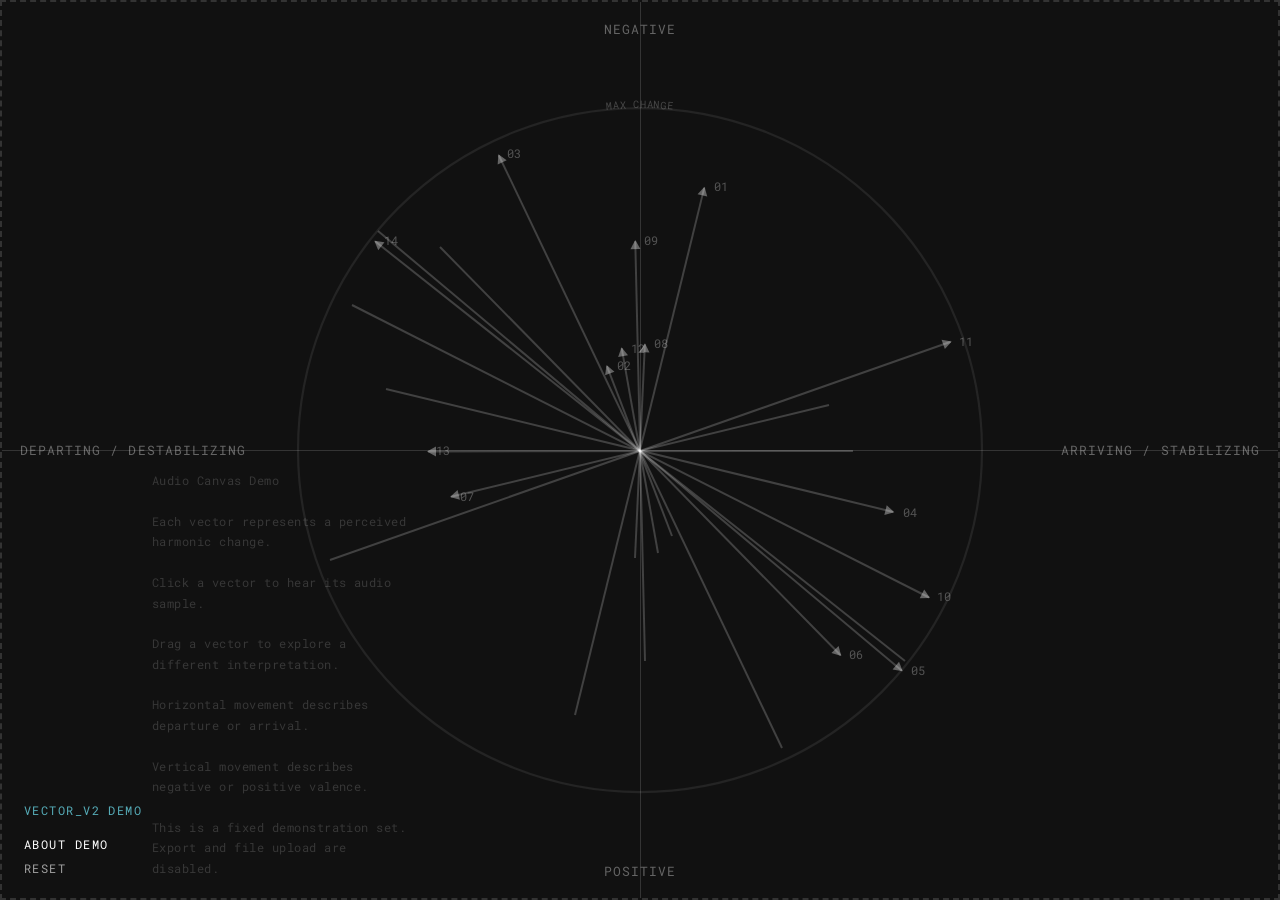
<file: audio-canvas-demo/index.html>
<!DOCTYPE html>
<html>
<head>
  <title>Audio Canvas</title>
  <link rel="stylesheet" href="style.css?v=004">
  <link rel="preconnect" href="https://fonts.googleapis.com">
  <link rel="preconnect" href="https://fonts.gstatic.com" crossorigin>

  <link href="https://fonts.googleapis.com/css2?family=Roboto+Mono:wght@300;400;500&display=swap" rel="stylesheet">
</head>

<body>

  <div id="drop-zone">

    <!-- AXES -->

    <div class="axis-label top">Light/Open/Positive</div>
    <div class="axis-label bottom">Dark/Negative</div>
    <div class="axis-label left">Stable</div>
    <div class="axis-label right">Unstable</div>

    <div class="vertical-axis"></div>
    <div class="horizontal-axis"></div>

    <!-- RELATIONSHIP LINES -->

    <svg id="vector-boundary" viewBox="0 0 100 100">
      <defs>
        <path
          id="vector-boundary-label-path"
          d="M 12 50 A 38 38 0 0 1 88 50"
        />
      </defs>

      <circle cx="50" cy="50" r="38"></circle>

      <text>
        <textPath href="#vector-boundary-label-path" startOffset="50%" text-anchor="middle">
          MAX CHANGE
        </textPath>
      </text>
    </svg>

    <svg id="connection-layer"></svg>

    <!-- INSTRUCTIONS -->

    <div id="instructions">
      <div id="instructions-content"></div>
    </div>

    <!-- UI -->

    <div id="ui-controls">
      <div id="methodology-controls">
        <div class="methodology-option selected" data-methodology="vector_v2">VECTOR_V2 DEMO</div>
      </div>

      <div id="instructions-toggle">ABOUT DEMO</div>
      <div id="reset-button">RESET</div>
    </div>
      
    <div id="vector-readout"></div>
    <div id="export-message"></div>

  </div>

  <script src="app.js?v=004"></script>

</body>
</html>
</file>
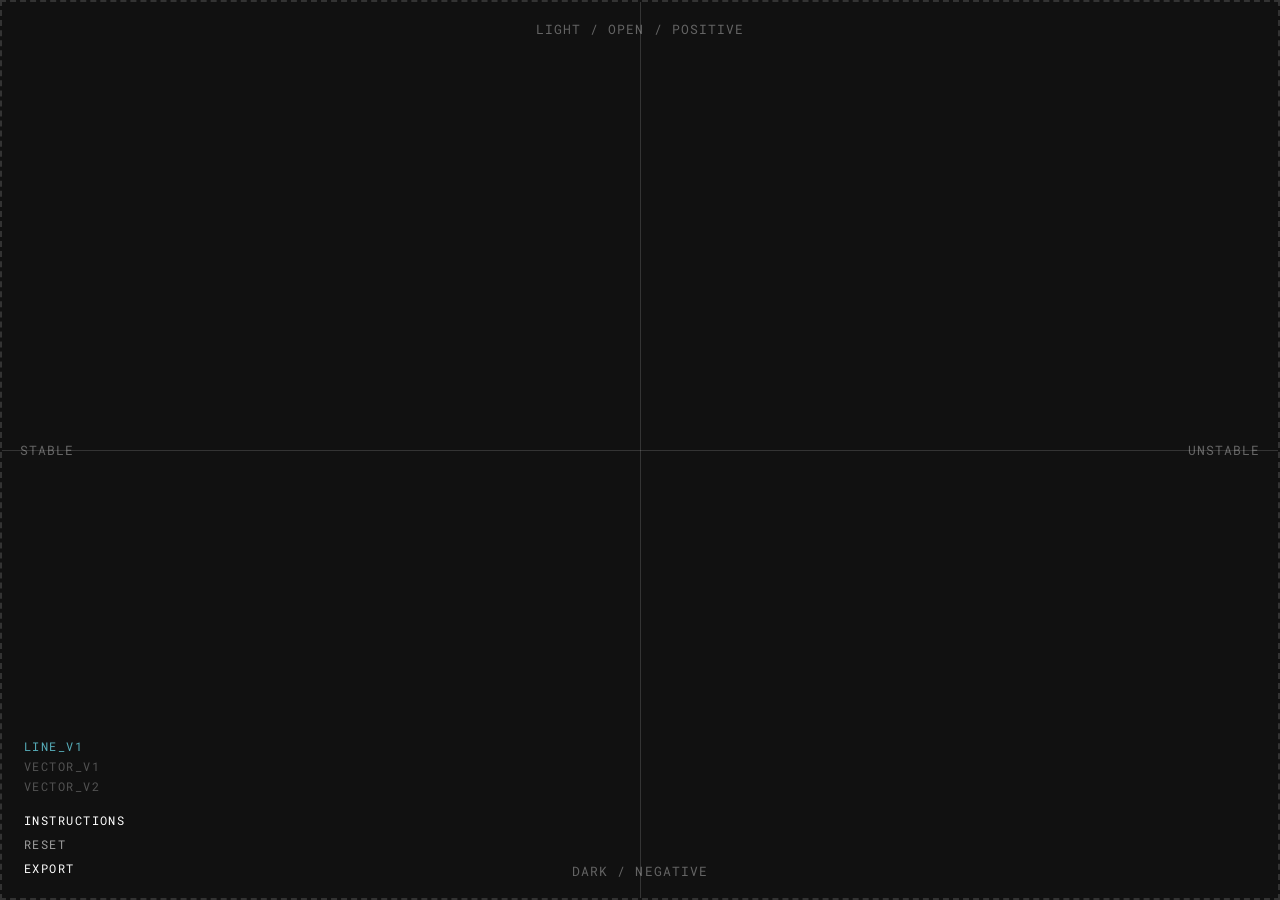
<file: audio-canvas/index.html>
<!DOCTYPE html>
<html>
<head>
  <title>Audio Canvas</title>
  <link rel="stylesheet" href="style.css?v=004">
  <link rel="preconnect" href="https://fonts.googleapis.com">
  <link rel="preconnect" href="https://fonts.gstatic.com" crossorigin>

  <link href="https://fonts.googleapis.com/css2?family=Roboto+Mono:wght@300;400;500&display=swap" rel="stylesheet">
</head>

<body>

  <div id="drop-zone">

    <!-- AXES -->

    <div class="axis-label top">Light/Open/Positive</div>
    <div class="axis-label bottom">Dark/Negative</div>
    <div class="axis-label left">Stable</div>
    <div class="axis-label right">Unstable</div>

    <div class="vertical-axis"></div>
    <div class="horizontal-axis"></div>

    <!-- RELATIONSHIP LINES -->

    <svg id="vector-boundary" viewBox="0 0 100 100">
      <defs>
        <path
          id="vector-boundary-label-path"
          d="M 12 50 A 38 38 0 0 1 88 50"
        />
      </defs>

      <circle cx="50" cy="50" r="38"></circle>

      <text>
        <textPath href="#vector-boundary-label-path" startOffset="50%" text-anchor="middle">
          MAX CHANGE
        </textPath>
      </text>
    </svg>

    <svg id="connection-layer"></svg>

    <!-- INSTRUCTIONS -->

    <div id="instructions">
      <div id="instructions-content"></div>
    </div>

    <!-- UI -->

    <div id="ui-controls">
      <div id="methodology-controls">
        <div class="methodology-option selected" data-methodology="line_v1">LINE_V1</div>
        <div class="methodology-option" data-methodology="vector_v1">VECTOR_V1</div>
        <div class="methodology-option" data-methodology="vector_v2">VECTOR_V2</div>
      </div>

      <div id="instructions-toggle">INSTRUCTIONS</div>
      <div id="reset-button">RESET</div>
      <div id="export-button">EXPORT</div>
    </div>
      
    <div id="vector-readout"></div>
    <div id="export-message"></div>

  </div>

  <script src="app.js?v=004"></script>

</body>
</html>
</file>
<file: audio-canvas-demo/style.css>
body {
  margin: 0;
  background: #111;
  color: white;
  font-family: "Roboto Mono", monospace;
  overflow: hidden;
}

#drop-zone {
  width: 100vw;
  height: 100vh;
  border: 2px dashed #333;
  box-sizing: border-box;
  position: relative;
  background: #111;
}

/* AXES */

.vertical-axis {
  position: absolute;
  left: 50%;
  top: 0;
  width: 1px;
  height: 100%;
  background: rgba(255, 255, 255, 0.15);
  pointer-events: none;
}

.horizontal-axis {
  position: absolute;
  left: 0;
  top: 50%;
  width: 100%;
  height: 1px;
  background: rgba(255, 255, 255, 0.15);
  pointer-events: none;
}

.axis-label {
  position: absolute;
  color: rgba(255, 255, 255, 0.35);
  font-size: 13px;
  letter-spacing: 0.08em;
  text-transform: uppercase;
  pointer-events: none;
  user-select: none;
}

.axis-label.top {
  top: 18px;
  left: 50%;
  transform: translateX(-50%);
}

.axis-label.bottom {
  bottom: 18px;
  left: 50%;
  transform: translateX(-50%);
}

.axis-label.left {
  left: 18px;
  top: 50%;
  transform: translateY(-50%);
}

.axis-label.right {
  right: 18px;
  top: 50%;
  transform: translateY(-50%);
}

/* AUDIO LINE SYSTEM */

.audio-line-group {
  position: absolute;
  left: 0;
  top: 0;
  z-index: 10;
}

.audio-line {
  position: absolute;
  height: 2px;
  background: rgba(255, 255, 255, 0.2);
  transform-origin: 0 50%;
  pointer-events: none;
}

.handle {
  position: absolute;
  width: 8px;
  height: 8px;
  margin-left: -4px;
  margin-top: -4px;
  border-radius: 999px;
  background: rgba(255, 255, 255, 0.5);
  cursor: crosshair;
}

.handle:active {
  cursor: crosshair;
}

.point-label {
  position: absolute;
  color: rgba(255, 255, 255, 0.45);
  font-size: 12px;
  pointer-events: none;
}

/* CENTER CONTENT */

.center-group {
  position: absolute;

  display: flex;
  align-items: center;
  justify-content: center;

  gap: 6px;

  transform: translate(-50%, -50%);
}

.play-button {
  position: relative;

  border: none;
  background: transparent;

  color: white;

  cursor: pointer;

  font-size: 18px;
  line-height: 1;

  padding: 0;
}

.audio-label {
  position: relative;

  white-space: nowrap;

  color: rgba(255, 255, 255, 0.28);

  font-size: 12px;

  pointer-events: none;
}

* {
  user-select: none;
}

.audio-line {
  pointer-events: auto;
  cursor: crosshair;
}

.audio-line-group.is-playing .audio-line {
  background: rgba(255, 255, 255, 0.9);
  cursor: crosshair;
}


.audio-line-group.is-playing .handle {
  background: rgba(255, 255, 255, 0.9);
  cursor: crosshair;
}

#connection-layer {
  position: absolute;
  inset: 0;
  width: 100%;
  height: 100%;
  pointer-events: none;
  z-index: 2;
}

.connection-line {
  stroke: rgba(255, 255, 255, 0.08);
  stroke-width: 1;
  stroke-dasharray: 3 6;
}

#instructions {
  position: absolute;

  left: 150px;
  bottom: 20px;

  width: 260px;

  color: rgba(255, 255, 255, 0.16);

  font-size: 12px;
  line-height: 1.7;

  letter-spacing: 0.04em;

  z-index: 1;

  pointer-events: none;
  display: none;
}

#instructions p {
  margin: 0 0 10px 0;
}

#instructions.visible {
  display: block;
}

.audio-line-group.is-selected .audio-line {
  background: #56acb8;
}

.audio-line-group.is-selected .handle {
  background: #56acb8;
}

.audio-line-group.is-selected .point-label {
  color: #56acb8;
}

.audio-line-group.is-selected .audio-label {
  color: rgba(86, 172, 184, 0.7);
}

.motion-dot {
  position: absolute;
  width: 6px;
  height: 6px;
  margin-left: -3px;
  margin-top: -3px;
  border-radius: 999px;

  background: rgba(255, 255, 255, 0.75);

  opacity: 0;
  pointer-events: none;

  z-index: 12;
}

.tonic-drone {
  position: absolute;
  top: 18px;
  left: 18px;

  font-size: 9px;
  letter-spacing: 0.12em;

  color: rgba(255, 255, 255, 0.35);

  cursor: pointer;
  user-select: none;

  z-index: 20;
}

.tonic-drone.is-on {
  color: #56acb8;
}

#ui-controls {
  position: fixed;
  left: 24px;
  bottom: 24px;

  z-index: 9999;

  display: flex;
  flex-direction: column;
  align-items: flex-start;
  gap: 8px;

  color: white;

  font-size: 12px;
  letter-spacing: 0.12em;
}

#instructions-toggle,
#export-button {
  cursor: pointer;
}

#instructions-toggle:hover,
#export-button:hover {
  color: rgba(255, 255, 255, 0.7);
}

#export-message {
  position: absolute;
  right: 24px;
  bottom: 68px;

  z-index: 30;

  color: rgba(255, 255, 255, 0.45);
  font-size: 9px;
  letter-spacing: 0.04em;

  display: none;
}


#export-button.ready {
  color: #56acb8;
}

#methodology-controls {
  display: flex;
  flex-direction: column;
  gap: 4px;

  margin-bottom: 10px;

  color: rgba(255, 255, 255, 0.28);
}

.methodology-option {
  cursor: pointer;
}

.methodology-option.selected {
  color: #56acb8;
}

body.trial-started .methodology-option {
  cursor: default;
  opacity: 0.35;
}

body.trial-started .methodology-option.selected {
  opacity: 1;
}

.audio-line-group.vector-mode .handle,
.audio-line-group.vector-mode .point-label {
  display: none;
}

.audio-line-group.vector-mode .audio-line::after {
  content: "";
  position: absolute;

  right: -1px;
  top: 50%;

  width: 0;
  height: 0;

  border-top: 5px solid transparent;
  border-bottom: 5px solid transparent;
  border-left: 9px solid rgba(255, 255, 255, 0.35);

  transform: translateY(-50%);
}

.audio-line-group.vector-mode.is-playing .audio-line::after {
  border-left-color: rgba(255, 255, 255, 0.9);
}

.audio-line-group.vector-mode.is-selected .audio-line::after {
  border-left-color: #56acb8;
}

.audio-line-group.vector-mode.is-editing .audio-line {
  background: rgba(255, 255, 255, 0.9);
}

.audio-line-group.vector-mode.is-editing .audio-label {
  color: rgba(255, 255, 255, 0.75);
}

#vector-boundary {
  position: absolute;

  left: 50%;
  top: 50%;

  width: min(100vw, 100vh);
  height: min(100vw, 100vh);
  transform: translate(-50%, -50%);

  pointer-events: none;
  display: none;

  z-index: 1;
  overflow: visible;
}

#vector-boundary circle {
  fill: none;
  stroke: rgba(255, 255, 255, 0.08);
  stroke-width: 0.25;
}

#vector-boundary text {
  fill: rgba(255, 255, 255, 0.22);

  font-family: "Roboto Mono", monospace;
  font-size: 1.15px;
  letter-spacing: 0.08em;
}

body.vector-trial #vector-boundary {
  display: block;
}

body.vector-trial #vector-boundary {
  display: block;
}

body.vector-trial #connection-layer {
  display: none;
}

#vector-readout {
  position: absolute;
  right: 24px;
  bottom: 68px;

  z-index: 30;

  color: rgba(255, 255, 255, 0.32);
  font-size: 10px;
  line-height: 1.6;
  letter-spacing: 0.08em;
  text-transform: uppercase;

  text-align: right;

  opacity: 0;
  transition: opacity 120ms ease;

  pointer-events: none;
}

#vector-readout.visible {
  opacity: 1;
}

#reset-button {
  cursor: pointer;
}

#reset-button {
  opacity: 0.6;
}

#reset-button:hover {
  opacity: 1;
}


.tonic-drone.missing {
  color: rgba(255, 120, 120, 0.65);
}
</file>
<file: audio-canvas/style.css>
body {
  margin: 0;
  background: #111;
  color: white;
  font-family: "Roboto Mono", monospace;
  overflow: hidden;
}

#drop-zone {
  width: 100vw;
  height: 100vh;
  border: 2px dashed #333;
  box-sizing: border-box;
  position: relative;
  background: #111;
}

/* AXES */

.vertical-axis {
  position: absolute;
  left: 50%;
  top: 0;
  width: 1px;
  height: 100%;
  background: rgba(255, 255, 255, 0.15);
  pointer-events: none;
}

.horizontal-axis {
  position: absolute;
  left: 0;
  top: 50%;
  width: 100%;
  height: 1px;
  background: rgba(255, 255, 255, 0.15);
  pointer-events: none;
}

.axis-label {
  position: absolute;
  color: rgba(255, 255, 255, 0.35);
  font-size: 13px;
  letter-spacing: 0.08em;
  text-transform: uppercase;
  pointer-events: none;
  user-select: none;
}

.axis-label.top {
  top: 18px;
  left: 50%;
  transform: translateX(-50%);
}

.axis-label.bottom {
  bottom: 18px;
  left: 50%;
  transform: translateX(-50%);
}

.axis-label.left {
  left: 18px;
  top: 50%;
  transform: translateY(-50%);
}

.axis-label.right {
  right: 18px;
  top: 50%;
  transform: translateY(-50%);
}

/* AUDIO LINE SYSTEM */

.audio-line-group {
  position: absolute;
  left: 0;
  top: 0;
  z-index: 10;
}

.audio-line {
  position: absolute;
  height: 2px;
  background: rgba(255, 255, 255, 0.2);
  transform-origin: 0 50%;
  pointer-events: none;
}

.handle {
  position: absolute;
  width: 8px;
  height: 8px;
  margin-left: -4px;
  margin-top: -4px;
  border-radius: 999px;
  background: rgba(255, 255, 255, 0.5);
  cursor: crosshair;
}

.handle:active {
  cursor: crosshair;
}

.point-label {
  position: absolute;
  color: rgba(255, 255, 255, 0.45);
  font-size: 12px;
  pointer-events: none;
}

/* CENTER CONTENT */

.center-group {
  position: absolute;

  display: flex;
  align-items: center;
  justify-content: center;

  gap: 6px;

  transform: translate(-50%, -50%);
}

.play-button {
  position: relative;

  border: none;
  background: transparent;

  color: white;

  cursor: pointer;

  font-size: 18px;
  line-height: 1;

  padding: 0;
}

.audio-label {
  position: relative;

  white-space: nowrap;

  color: rgba(255, 255, 255, 0.28);

  font-size: 12px;

  pointer-events: none;
}

* {
  user-select: none;
}

.audio-line {
  pointer-events: auto;
  cursor: crosshair;
}

.audio-line-group.is-playing .audio-line {
  background: rgba(255, 255, 255, 0.9);
  cursor: crosshair;
}


.audio-line-group.is-playing .handle {
  background: rgba(255, 255, 255, 0.9);
  cursor: crosshair;
}

#connection-layer {
  position: absolute;
  inset: 0;
  width: 100%;
  height: 100%;
  pointer-events: none;
  z-index: 2;
}

.connection-line {
  stroke: rgba(255, 255, 255, 0.08);
  stroke-width: 1;
  stroke-dasharray: 3 6;
}

#instructions {
  position: absolute;

  left: 150px;
  bottom: 20px;

  width: 260px;

  color: rgba(255, 255, 255, 0.16);

  font-size: 12px;
  line-height: 1.7;

  letter-spacing: 0.04em;

  z-index: 1;

  pointer-events: none;
  display: none;
}

#instructions p {
  margin: 0 0 10px 0;
}

#instructions.visible {
  display: block;
}

.audio-line-group.is-selected .audio-line {
  background: #56acb8;
}

.audio-line-group.is-selected .handle {
  background: #56acb8;
}

.audio-line-group.is-selected .point-label {
  color: #56acb8;
}

.audio-line-group.is-selected .audio-label {
  color: rgba(86, 172, 184, 0.7);
}

.motion-dot {
  position: absolute;
  width: 6px;
  height: 6px;
  margin-left: -3px;
  margin-top: -3px;
  border-radius: 999px;

  background: rgba(255, 255, 255, 0.75);

  opacity: 0;
  pointer-events: none;

  z-index: 12;
}

.tonic-drone {
  position: absolute;
  top: 18px;
  left: 18px;

  font-size: 9px;
  letter-spacing: 0.12em;

  color: rgba(255, 255, 255, 0.35);

  cursor: pointer;
  user-select: none;

  z-index: 20;
}

.tonic-drone.is-on {
  color: #56acb8;
}

#ui-controls {
  position: fixed;
  left: 24px;
  bottom: 24px;

  z-index: 9999;

  display: flex;
  flex-direction: column;
  align-items: flex-start;
  gap: 8px;

  color: white;

  font-size: 12px;
  letter-spacing: 0.12em;
}

#instructions-toggle,
#export-button {
  cursor: pointer;
}

#instructions-toggle:hover,
#export-button:hover {
  color: rgba(255, 255, 255, 0.7);
}

#export-message {
  position: absolute;
  right: 24px;
  bottom: 68px;

  z-index: 30;

  color: rgba(255, 255, 255, 0.45);
  font-size: 9px;
  letter-spacing: 0.04em;

  display: none;
}


#export-button.ready {
  color: #56acb8;
}

#methodology-controls {
  display: flex;
  flex-direction: column;
  gap: 4px;

  margin-bottom: 10px;

  color: rgba(255, 255, 255, 0.28);
}

.methodology-option {
  cursor: pointer;
}

.methodology-option.selected {
  color: #56acb8;
}

body.trial-started .methodology-option {
  cursor: default;
  opacity: 0.35;
}

body.trial-started .methodology-option.selected {
  opacity: 1;
}

.audio-line-group.vector-mode .handle,
.audio-line-group.vector-mode .point-label {
  display: none;
}

.audio-line-group.vector-mode .audio-line::after {
  content: "";
  position: absolute;

  right: -1px;
  top: 50%;

  width: 0;
  height: 0;

  border-top: 5px solid transparent;
  border-bottom: 5px solid transparent;
  border-left: 9px solid rgba(255, 255, 255, 0.35);

  transform: translateY(-50%);
}

.audio-line-group.vector-mode.is-playing .audio-line::after {
  border-left-color: rgba(255, 255, 255, 0.9);
}

.audio-line-group.vector-mode.is-selected .audio-line::after {
  border-left-color: #56acb8;
}

.audio-line-group.vector-mode.is-editing .audio-line {
  background: rgba(255, 255, 255, 0.9);
}

.audio-line-group.vector-mode.is-editing .audio-label {
  color: rgba(255, 255, 255, 0.75);
}

#vector-boundary {
  position: absolute;

  left: 50%;
  top: 50%;

  width: min(100vw, 100vh);
  height: min(100vw, 100vh);
  transform: translate(-50%, -50%);

  pointer-events: none;
  display: none;

  z-index: 1;
  overflow: visible;
}

#vector-boundary circle {
  fill: none;
  stroke: rgba(255, 255, 255, 0.08);
  stroke-width: 0.25;
}

#vector-boundary text {
  fill: rgba(255, 255, 255, 0.22);

  font-family: "Roboto Mono", monospace;
  font-size: 1.15px;
  letter-spacing: 0.08em;
}

body.vector-trial #vector-boundary {
  display: block;
}

body.vector-trial #vector-boundary {
  display: block;
}

body.vector-trial #connection-layer {
  display: none;
}

#vector-readout {
  position: absolute;
  right: 24px;
  bottom: 68px;

  z-index: 30;

  color: rgba(255, 255, 255, 0.32);
  font-size: 10px;
  line-height: 1.6;
  letter-spacing: 0.08em;
  text-transform: uppercase;

  text-align: right;

  opacity: 0;
  transition: opacity 120ms ease;

  pointer-events: none;
}

#vector-readout.visible {
  opacity: 1;
}

#reset-button {
  cursor: pointer;
}

#reset-button {
  opacity: 0.6;
}

#reset-button:hover {
  opacity: 1;
}


.tonic-drone.missing {
  color: rgba(255, 120, 120, 0.65);
}
</file>
